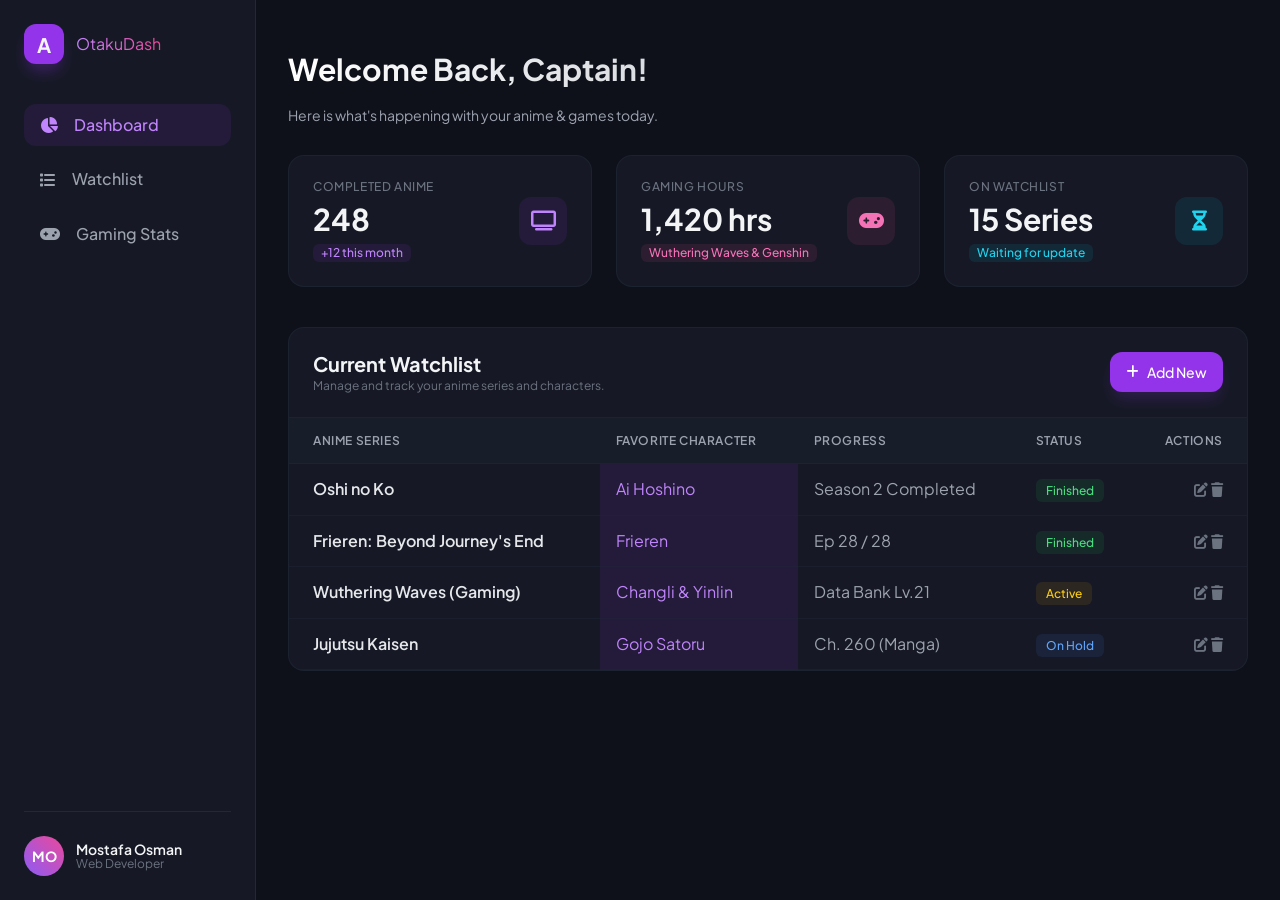
<file: Anime-Dashboard/index.html>
<!doctype html>
<html lang="en">
  <head>
    <meta charset="UTF-8" />
    <meta name="viewport" content="width=device-width, initial-scale=1.0" />
    <title>Anime Analytics Dashboard</title>

    <!-- <script src="https://cdn.tailwindcss.com"></script> -->

    <link rel="stylesheet" href="CSS/style.css" />
    <link rel="stylesheet" href="CSS/normalize.css" />
    <link
      rel="stylesheet"
      href="https://cdnjs.cloudflare.com/ajax/libs/font-awesome/6.4.0/css/all.min.css"
    />
    <link
      href="https://fonts.googleapis.com/css2?family=Plus+Jakarta+Sans:wght@300;400;500;600;700&display=swap"
      rel="stylesheet"
    />

    <style>
      body {
        font-family: "Plus Jakarta Sans", sans-serif;
      }
      main::-webkit-scrollbar {
        width: 8px;
      }
      main::-webkit-scrollbar-track {
        background-color: #0f111a;
      }
      main::-webkit-scrollbar-thumb {
        background-color: #1f2937;
        border-radius: 9999px;
      }
      main::-webkit-scrollbar-thumb:hover {
        background-color: #9333ea;
      }
    </style>
  </head>
  <body
    class="bg-[#0f111a] text-gray-100 min-h-screen flex flex-col md:flex-row"
  >
    <header
      class="w-full bg-[#161925] border-b border-gray-800 p-4 flex items-center justify-between md:hidden"
    >
      <div class="flex items-center gap-3">
        <div
          class="bg-purple-600 w-8 h-8 rounded-lg flex items-center justify-center text-sm font-bold shadow-lg shadow-purple-500/30"
        >
          A
        </div>
        <span
          class="text-lg font-bold tracking-wider bg-gradient-to-r from-purple-400 to-pink-500 bg-clip-text text-transparent"
        >
          OtakuDash
        </span>
      </div>
      <button
        id="menuBtn"
        class="text-gray-400 hover:text-white text-xl transition"
      >
        <i class="fas fa-bars"></i>
      </button>
    </header>
    <aside
      id="sidebar"
      class="w-64 bg-[#161925] border-r border-gray-800 p-6 flex flex-col justify-between hidden md:flex"
    >
      <div>
        <div class="flex items-center gap-3">
          <div
            class="bg-purple-600 w-10 h-10 rounded-xl flex items-center justify-center text-xl font-bold shadow-lg shadow-purple-500/30"
          >
            A
          </div>
          <span
            class="text-xl font-bold tracking-wider bg-gradient-to-r from-purple-400 to-pink-500 bg-clip-text text-transparent"
          >
            OtakuDash
          </span>
        </div>

        <nav class="mt-10 flex flex-col gap-3">
          <a
            href="#"
            class="flex items-center gap-4 px-3 py-2 bg-purple-600/10 text-purple-400 rounded-xl font-medium transition duration-300"
          >
            <i class="fas fa-chart-pie text-lg"></i>
            Dashboard
          </a>
          <a
            href="#"
            class="flex items-center gap-4 px-3 py-2 text-gray-400 hover:bg-gray-800/50 hover:text-gray-200 rounded-xl font-medium transition duration-300"
          >
            <i class="fas fa-list text-lg"></i>
            Watchlist
          </a>
          <a
            href="#"
            class="flex items-center gap-4 px-3 py-2 text-gray-400 hover:bg-gray-800/50 hover:text-gray-200 rounded-xl font-medium transition duration-300"
          >
            <i class="fas fa-gamepad text-lg"></i>
            Gaming Stats
          </a>
        </nav>
      </div>

      <div class="flex items-center gap-3 border-t border-gray-800 pt-6">
        <div
          class="w-10 h-10 rounded-full bg-gradient-to-tr from-purple-500 to-pink-500 flex items-center justify-center font-bold text-sm text-white"
        >
          MO
        </div>
        <div>
          <h4 class="text-sm font-semibold">Mostafa Osman</h4>
          <p class="text-xs text-gray-500">Web Developer</p>
        </div>
      </div>
    </aside>

    <main class="flex-1 p-8 overflow-y-auto h-screen">
      <div class="mb-8">
        <h1
          class="text-3xl font-bold bg-gradient-to-r from-white to-gray-400 bg-clip-text text-transparent"
        >
          Welcome Back, Captain!
        </h1>
        <p class="text-gray-400 mt-5 text-sm">
          Here is what's happening with your anime & games today.
        </p>
      </div>

      <div class="grid grid-cols-1 md:grid-cols-2 lg:grid-cols-3 gap-6 mb-10">
        <div
          class="bg-[#161925] border border-gray-800/60 p-6 rounded-2xl flex items-center justify-between hover:border-purple-500/40 transition duration-300 group"
        >
          <div>
            <p
              class="text-xs font-medium text-gray-500 uppercase tracking-wider"
            >
              Completed Anime
            </p>
            <h3 class="text-3xl font-bold text-gray-100 mt-2">248</h3>
            <span
              class="text-xs text-purple-400 font-medium inline-block mt-2 bg-purple-500/10 px-2 py-0.5 rounded-md"
              >+12 this month</span
            >
          </div>
          <div
            class="w-12 h-12 rounded-xl bg-purple-500/10 flex items-center justify-center text-purple-400 text-xl group-hover:bg-purple-600 group-hover:text-white transition duration-300"
          >
            <i class="fas fa-tv"></i>
          </div>
        </div>

        <div
          class="bg-[#161925] border border-gray-800/60 p-6 rounded-2xl flex items-center justify-between hover:border-pink-500/40 transition duration-300 group"
        >
          <div>
            <p
              class="text-xs font-medium text-gray-500 uppercase tracking-wider"
            >
              Gaming Hours
            </p>
            <h3 class="text-3xl font-bold text-gray-100 mt-2">1,420 hrs</h3>
            <span
              class="text-xs text-pink-400 font-medium inline-block mt-2 bg-pink-500/10 px-2 py-0.5 rounded-md"
              >Wuthering Waves & Genshin</span
            >
          </div>
          <div
            class="w-12 h-12 rounded-xl bg-pink-500/10 flex items-center justify-center text-pink-400 text-xl group-hover:bg-pink-600 group-hover:text-white transition duration-300"
          >
            <i class="fas fa-gamepad"></i>
          </div>
        </div>

        <div
          class="bg-[#161925] border border-gray-800/60 p-6 rounded-2xl flex items-center justify-between hover:border-cyan-500/40 transition duration-300 group"
        >
          <div>
            <p
              class="text-xs font-medium text-gray-500 uppercase tracking-wider"
            >
              On Watchlist
            </p>
            <h3 class="text-3xl font-bold text-gray-100 mt-2">15 Series</h3>
            <span
              class="text-xs text-cyan-400 font-medium inline-block mt-2 bg-cyan-500/10 px-2 py-0.5 rounded-md"
              >Waiting for update</span
            >
          </div>
          <div
            class="w-12 h-12 rounded-xl bg-cyan-500/10 flex items-center justify-center text-cyan-400 text-xl group-hover:bg-cyan-600 group-hover:text-white transition duration-300"
          >
            <i class="fas fa-hourglass-half"></i>
          </div>
        </div>
      </div>
      <div
        class="bg-[#161925] border border-gray-800/60 rounded-2xl overflow-hidden"
      >
        <div
          class="p-6 border-b border-gray-800/60 flex items-center justify-between"
        >
          <div>
            <h2 class="text-xl font-bold text-gray-100">Current Watchlist</h2>
            <p class="text-xs text-gray-500 mt-1">
              Manage and track your anime series and characters.
            </p>
          </div>
          <button
            id="addBtn"
            class="bg-purple-600 hover:bg-purple-700 text-white px-4 py-2 rounded-xl text-sm font-medium shadow-lg shadow-purple-500/20 transition duration-300 flex items-center gap-2"
          >
            <i class="fas fa-plus text-xs"></i> Add New
          </button>
        </div>

        <div class="overflow-x-auto">
          <table class="w-full text-left border-collapse">
            <thead>
              <tr
                class="bg-gray-800/30 border-b border-gray-800/50 text-xs font-semibold text-gray-400 uppercase tracking-wider"
              >
                <th class="p-4 pl-6">Anime Series</th>
                <th class="p-4">Favorite Character</th>
                <th class="p-4">Progress</th>
                <th class="p-4">Status</th>
                <th class="p-4 pr-6 text-right">Actions</th>
              </tr>
            </thead>

            <tbody class="divide-y divide-gray-800/40 text-sm">
              <!-- If U Don't Want To Use Any JS Uncomment Them -->

              <!-- <tr class="hover:bg-gray-800/20 transition duration-200">
                <td class="p-4 pl-6 font-semibold text-gray-200">Oshi no Ko</td>
                <td class="p-4 text-purple-400">Ai Hoshino</td>
                <td class="p-4 text-gray-400">Season 2 Completed</td>
                <td class="p-4">
                  <span
                    class="px-2.5 py-1 text-xs font-medium bg-green-500/10 text-green-400 rounded-md"
                    >Finished</span
                  >
                </td>
                <td class="p-4 pr-6 text-right space-x-2">
                  <button
                    class="text-gray-500 hover:text-purple-400 transition"
                  >
                    <i class="fas fa-edit"></i>
                  </button>
                  <button class="text-gray-500 hover:text-red-400 transition">
                    <i class="fas fa-trash"></i>
                  </button>
                </td>
              </tr>

              <tr class="hover:bg-gray-800/20 transition duration-200">
                <td class="p-4 pl-6 font-semibold text-gray-200">
                  Frieren: Beyond Journey's End
                </td>
                <td class="p-4 text-purple-400">Frieren</td>
                <td class="p-4 text-gray-400">Ep 28 / 28</td>
                <td class="p-4">
                  <span
                    class="px-2.5 py-1 text-xs font-medium bg-green-500/10 text-green-400 rounded-md"
                    >Finished</span
                  >
                </td>
                <td class="p-4 pr-6 text-right space-x-2">
                  <button
                    class="text-gray-500 hover:text-purple-400 transition"
                  >
                    <i class="fas fa-edit"></i>
                  </button>
                  <button class="text-gray-500 hover:text-red-400 transition">
                    <i class="fas fa-trash"></i>
                  </button>
                </td>
              </tr>

              <tr class="hover:bg-gray-800/20 transition duration-200">
                <td class="p-4 pl-6 font-semibold text-gray-200">
                  Wuthering Waves (Gaming)
                </td>
                <td class="p-4 text-pink-400">Changli & Yinlin</td>
                <td class="p-4 text-gray-400">Data Bank Lv.21</td>
                <td class="p-4">
                  <span
                    class="px-2.5 py-1 text-xs font-medium bg-yellow-500/10 text-yellow-400 rounded-md"
                    >Active</span
                  >
                </td>
                <td class="p-4 pr-6 text-right space-x-2">
                  <button
                    class="text-gray-500 hover:text-purple-400 transition"
                  >
                    <i class="fas fa-edit"></i>
                  </button>
                  <button class="text-gray-500 hover:text-red-400 transition">
                    <i class="fas fa-trash"></i>
                  </button>
                </td>
              </tr>

              <tr class="hover:bg-gray-800/20 transition duration-200">
                <td class="p-4 pl-6 font-semibold text-gray-200">
                  Jujutsu Kaisen
                </td>
                <td class="p-4 text-purple-400">Gojo Satoru</td>
                <td class="p-4 text-gray-400">Ch. 260 (Manga)</td>
                <td class="p-4">
                  <span
                    class="px-2.5 py-1 text-xs font-medium bg-blue-500/10 text-blue-400 rounded-md"
                    >On Hold</span
                  >
                </td>
                <td class="p-4 pr-6 text-right space-x-2">
                  <button
                    class="text-gray-500 hover:text-purple-400 transition"
                  >
                    <i class="fas fa-edit"></i>
                  </button>
                  <button class="text-gray-500 hover:text-red-400 transition">
                    <i class="fas fa-trash"></i>
                  </button>
                </td>
              </tr> -->
            </tbody>
          </table>
        </div>
        <div
          id="addFormContainer"
          class="hidden mt-6 bg-[#161925] border border-gray-800/60 p-6 rounded-2xl custom-form-container"
        >
          <h3 class="mb-4 text-lg font-bold text-gray-100 form-title">
            Add New Title
          </h3>

          <div class="grid grid-cols-1 md:grid-cols-4 gap-4 mb-4 form-grid">
            <div class="form-group">
              <label class="block text-xs font-medium text-gray-400 mb-1.5"
                >Title Name</label
              >
              <input
                type="text"
                id="animeName"
                placeholder="e.g. Naruto"
                class="w-full bg-[#0f111a] border border-gray-800 p-2.5 rounded-lg text-white outline-none focus:border-purple-500/50 transition"
              />
            </div>
            <div class="form-group">
              <label class="block text-xs font-medium text-gray-400 mb-1.5"
                >Fav Character</label
              >
              <input
                type="text"
                id="animeChar"
                placeholder="e.g. Kakashi"
                class="w-full bg-[#0f111a] border border-gray-800 p-2.5 rounded-lg text-white outline-none focus:border-purple-500/50 transition"
              />
            </div>
            <div class="form-group">
              <label class="block text-xs font-medium text-gray-400 mb-1.5"
                >Progress</label
              >
              <input
                type="text"
                id="animeProgress"
                placeholder="e.g. Ep 12 / 24"
                class="w-full bg-[#0f111a] border border-gray-800 p-2.5 rounded-lg text-white outline-none focus:border-purple-500/50 transition"
              />
            </div>
            <div class="form-group">
              <label class="block text-xs font-medium text-gray-400 mb-1.5"
                >Status</label
              >
              <select
                id="animeStatus"
                class="w-full bg-[#0f111a] border border-gray-800 p-2.5 rounded-lg text-white outline-none focus:border-purple-500/50 transition"
              >
                <option value="Finished">Finished</option>
                <option value="Active">Active</option>
                <option value="On Hold">On Hold</option>
              </select>
            </div>
          </div>

          <div class="flex justify-end gap-3 form-actions">
            <button
              id="cancelBtn"
              class="bg-transparent border border-gray-800 text-gray-400 hover:text-white hover:bg-gray-800/30 px-4 py-2 rounded-lg cursor-pointer transition btn-cancel"
            >
              Cancel
            </button>
            <button
              id="saveBtn"
              class="bg-purple-600 hover:bg-purple-700 text-white border-none px-4 py-2 rounded-lg cursor-pointer shadow-lg shadow-purple-500/20 transition btn-save"
            >
              Save Title
            </button>
          </div>
        </div>
      </div>
    </main>
  </body>
  <script src="main.js"></script>
</html>
</file>
<file: Anime-Dashboard/CSS/style.css>
* {
  box-sizing: border-box;
  margin: 0;
  padding: 0;
}

body {
  background-color: #0f111a;
  color: #f3f4f6; /* text-gray-100 */
  min-height: 100vh;
  display: flex;
  flex-direction: column;
}

main::-webkit-scrollbar {
  width: 8px;
}
main::-webkit-scrollbar-track {
  background-color: #0f111a;
}
main::-webkit-scrollbar-thumb {
  background-color: #1f2937;
  border-radius: 9999px;
}
main::-webkit-scrollbar-thumb:hover {
  background-color: #9333ea;
}

.bg-gradient-to-r {
  background: linear-gradient(to right, #c084fc, #ec4899);
  -webkit-background-clip: text;
  background-clip: text;
  -webkit-text-fill-color: transparent;
}

.logo-text {
  font-size: 1.25rem; /* text-xl */
  font-weight: 700;   /* font-bold */
  letter-spacing: 0.05em; /* tracking-wider */
}

h1.bg-gradient-to-r {
  background: linear-gradient(to right, #ffffff, #9ca3af);
  -webkit-background-clip: text;
  background-clip: text;
  -webkit-text-fill-color: transparent;
}

header {
  width: 100%;
  background-color: #161925;
  border-bottom: 1px solid #1f2937; /* border-gray-800 */
  padding: 16px; /* p-4 */
  display: flex;
  align-items: center;
  justify-content: space-between;
}

#menuBtn {
  background: none;
  border: none;
  color: #9ca3af;
  font-size: 1.25rem;
  cursor: pointer;
  transition: color 0.3s;
}
#menuBtn:hover {
  color: #ffffff;
}

aside {
  display: none; /* hidden */
  width: 100%;
  background-color: #161925;
  border-right: 1px solid #1f2937;
  padding: 24px; /* p-6 */
  flex-direction: column;
  justify-content: space-between;
}

aside.active {
  display: flex !important;
  position: fixed;
  top: 60px;
  left: 0;
  height: calc(100vh - 60px);
  z-index: 50;
}

aside .flex.items-center.gap-3 {
  display: flex;
  align-items: center;
  gap: 12px;
}

.bg-purple-600 {
  background-color: #9333ea;
  width: 40px; /* w-10 */
  height: 40px; /* h-10 */
  border-radius: 12px; /* rounded-xl */
  display: flex;
  align-items: center;
  justify-content: center;
  font-size: 1.25rem;
  font-weight: bold;
  box-shadow: 0 10px 15px -3px rgba(147, 51, 234, 0.3); /* shadow-purple-500/30 */
}

nav {
  display: flex;
  flex-direction: column;
  gap: 12px;
  margin-top: 40px; /* mt-10 */
}

nav a {
  display: flex;
  align-items: center;
  gap: 16px; /* gap-4 */
  padding: 12px 16px; /* px-4 py-3 */
  border-radius: 12px; /* rounded-xl */
  text-decoration: none;
  font-weight: 500;
  transition: all 0.3s;
}

nav a.bg-purple-600\/10 {
  background-color: rgba(147, 51, 234, 0.1);
  color: #c084fc;
}

nav a.text-gray-400 {
  color: #9ca3af;
}

nav a.text-gray-400:hover {
  background-color: rgba(31, 41, 55, 0.5); /* hover:bg-gray-800/50 */
  color: #e5e7eb;
}

aside .border-t {
  border-top: 1px solid #1f2937;
  padding-top: 24px;
}

.rounded-full {
  width: 40px;
  height: 40px;
  border-radius: 50%;
  background: linear-gradient(to top right, #8b5cf6, #ec4899);
  display: flex;
  align-items: center;
  justify-content: center;
  color: white;
  font-size: 0.875rem;
  font-weight: bold;
}

aside h4 {
  font-size: 0.875rem;
  font-weight: 600;
}
aside p {
  font-size: 0.75rem;
  color: #6b7280;
}

main {
  flex: 1;
  padding: 32px; /* p-8 */
  height: calc(100vh - 60px);
  overflow-y: auto;
}

main .mb-8 {
  margin-bottom: 32px;
}
main h1 {
  font-size: 1.875rem; /* text-3xl */
  font-weight: 700;
}
main p.text-gray-400 {
  color: #9ca3af;
  font-size: 0.875rem; /* text-sm */
  margin-top: 4px; /* mt-1 */
}

.grid {
  display: grid;
  grid-template-columns: repeat(1, minmax(0, 1fr));
  gap: 24px; /* gap-6 */
  margin-bottom: 40px; /* mb-10 */
}

.grid > div {
  background-color: #161925;
  border: 1px solid rgba(31, 41, 55, 0.6);
  padding: 24px;
  border-radius: 16px; /* rounded-2xl */
  display: flex;
  align-items: center;
  justify-content: space-between;
  transition: border-color 0.3s;
}

.grid > div:hover {
  border-color: rgba(147, 51, 234, 0.4);
}

.grid p {
  font-size: 0.75rem;
  font-weight: 500;
  color: #6b7280;
  text-transform: uppercase;
  letter-spacing: 0.05em;
}

.grid h3 {
  font-size: 1.875rem;
  font-weight: 700;
  color: #f3f4f6;
  margin-top: 8px;
}

.grid span.rounded-md {
  display: inline-block;
  font-size: 12px;
  padding: 2px 8px;
  border-radius: 6px;
  margin-top: 8px;
  font-weight: 500;
}

.w-12.h-12 {
  width: 48px;
  height: 48px;
  border-radius: 12px;
  display: flex;
  align-items: center;
  justify-content: center;
  font-size: 1.25rem;
  transition: all 0.3s;
}

.text-purple-400 {
  color: #c084fc;
  background-color: rgba(147, 51, 234, 0.1);
}

.text-pink-400 {
  color: #f472b6;
  background-color: rgba(236, 72, 153, 0.1);
}

.text-cyan-400 {
  color: #22d3ee;
  background-color: rgba(6, 182, 212, 0.1);
}

.grid > div:hover .w-12.h-12 {
  background-color: #9333ea;
  color: #ffffff;
}

.overflow-hidden {
  background-color: #161925;
  border: 1px solid rgba(31, 41, 55, 0.6);
  border-radius: 16px;
  overflow: hidden;
}

.p-6.border-b {
  padding: 24px;
  border-bottom: 1px solid rgba(31, 41, 55, 0.6);
  display: flex;
  align-items: center;
  justify-content: space-between;
}

.p-6.border-b h2 {
  font-size: 1.25rem;
  font-weight: 700;
}

.p-6.border-b p {
  font-size: 0.75rem;
  color: #6b7280;
  margin-top: 4px;
}

.bg-purple-600.hover\:bg-purple-700 {
  background-color: #9333ea;
  color: white;
  padding: 8px 16px;
  border-radius: 12px;
  font-size: 0.875rem;
  font-weight: 500;
  border: none;
  cursor: pointer;
  display: flex;
  align-items: center;
  gap: 8px;
  box-shadow: 0 10px 15px -3px rgba(147, 51, 234, 0.2);
  transition: background-color 0.3s;
  width: fit-content;
}
.bg-purple-600.hover\:bg-purple-700:hover {
  background-color: #7e22ce;
}

.overflow-x-auto {
  overflow-x: auto;
}

table {
  width: 100%;
  border-collapse: collapse;
  text-align: left;
}

th, td {
  padding: 16px; /* p-4 */
}

th.pl-6, td.pl-6 { padding-left: 24px; }
th.pr-6, td.pr-6 { padding-right: 24px; }

th {
  background-color: rgba(31, 41, 55, 0.3);
  border-bottom: 1px solid rgba(31, 41, 55, 0.5);
  font-size: 12px;
  color: #9ca3af;
  text-transform: uppercase;
  letter-spacing: 0.05em;
  font-weight: 600;
}

tbody tr {
  border-bottom: 1px solid rgba(31, 41, 55, 0.4);
  transition: background-color 0.2s;
}

tbody tr:hover {
  background-color: rgba(31, 41, 55, 0.2); /* hover:bg-gray-800/20 */
}

td.font-semibold { font-weight: 600; color: #e5e7eb; }
td.text-purple-400 { color: #c084fc; }
td.text-pink-400 { color: #f472b6; }
td.text-gray-400 { color: #9ca3af; }

td span {
  padding: 4px 10px;
  font-size: 12px;
  border-radius: 6px;
  font-weight: 500;
}
.bg-green-500\/10 { background-color: rgba(34, 197, 94, 0.1); color: #4ade80; }
.bg-yellow-500\/10 { background-color: rgba(234, 179, 8, 0.1); color: #facc15; }
.bg-blue-500\/10 { background-color: rgba(59, 130, 246, 0.1); color: #60a5fa; }

.space-x-2 button {
  background: none;
  border: none;
  color: #6b7280;
  cursor: pointer;
  font-size: 0.875rem;
  transition: color 0.2s;
}
.space-x-2 button:first-child:hover { color: #c084fc; }
.space-x-2 button:last-child:hover { color: #f87171; }

.text-right { text-align: right; }

.custom-form-container {
  display: none;
  margin-top: 24px;
  background-color: #161925;
  border: 1px solid rgba(31, 41, 55, 0.6);
  padding: 24px;
  border-radius: 16px;
}

.form-title {
  margin-bottom: 16px;
  font-size: 1.125rem;
  font-weight: 700;
  color: #f3f4f6;
}

.form-grid {
  display: grid;
  grid-template-columns: repeat(1, minmax(0, 1fr));
  margin-bottom: 16px;
}

.form-group label {
  display: block;
  font-size: 12px;
  color: #9ca3af;
  margin-bottom: 6px;
  font-weight: 500;
}

.form-group input, .form-group select {
  width: 100%;
  background-color: #0f111a;
  border: 1px solid #1f2937;
  padding: 10px;
  border-radius: 8px;
  color: white;
  outline: none;
  transition: border-color 0.3s;
}

.form-group input:focus, .form-group select:focus {
  border-color: rgba(147, 51, 234, 0.5);
}

.form-actions {
  display: flex;
  justify-content: flex-end;
  gap: 12px;
}

.btn-cancel {
  background: none;
  border: 1px solid #1f2937;
  color: #9ca3af;
  padding: 8px 16px;
  border-radius: 8px;
  cursor: pointer;
  transition: all 0.3s;
}
.btn-cancel:hover {
  color: #ffffff;
  background-color: rgba(31, 41, 55, 0.3);
}

.btn-save {
  background-color: #9333ea;
  color: white;
  border: none;
  padding: 8px 16px;
  border-radius: 8px;
  cursor: pointer;
  box-shadow: 0 10px 15px -3px rgba(147, 51, 234, 0.2);
  transition: background-color 0.3s;
}
.btn-save:hover {
  background-color: #7e22ce;
}

@media (min-width: 768px) {
  body {
    flex-direction: row;
  }

  header {
    display: none;
  }

  aside {
    display: flex;
    width: 256px; /* w-64 */
    min-width: 256px;
    height: 100vh;
    position: sticky;
    top: 0;
  }

  main {
    height: 100vh;
  }

  .grid {
    grid-template-columns: repeat(2, minmax(0, 1fr));
  }

  .form-grid {
    grid-template-columns: repeat(4, minmax(0, 1fr));
  }
}

@media (min-width: 1024px) {
  .grid {
    grid-template-columns: repeat(3, minmax(0, 1fr));
  }
}
</file>
